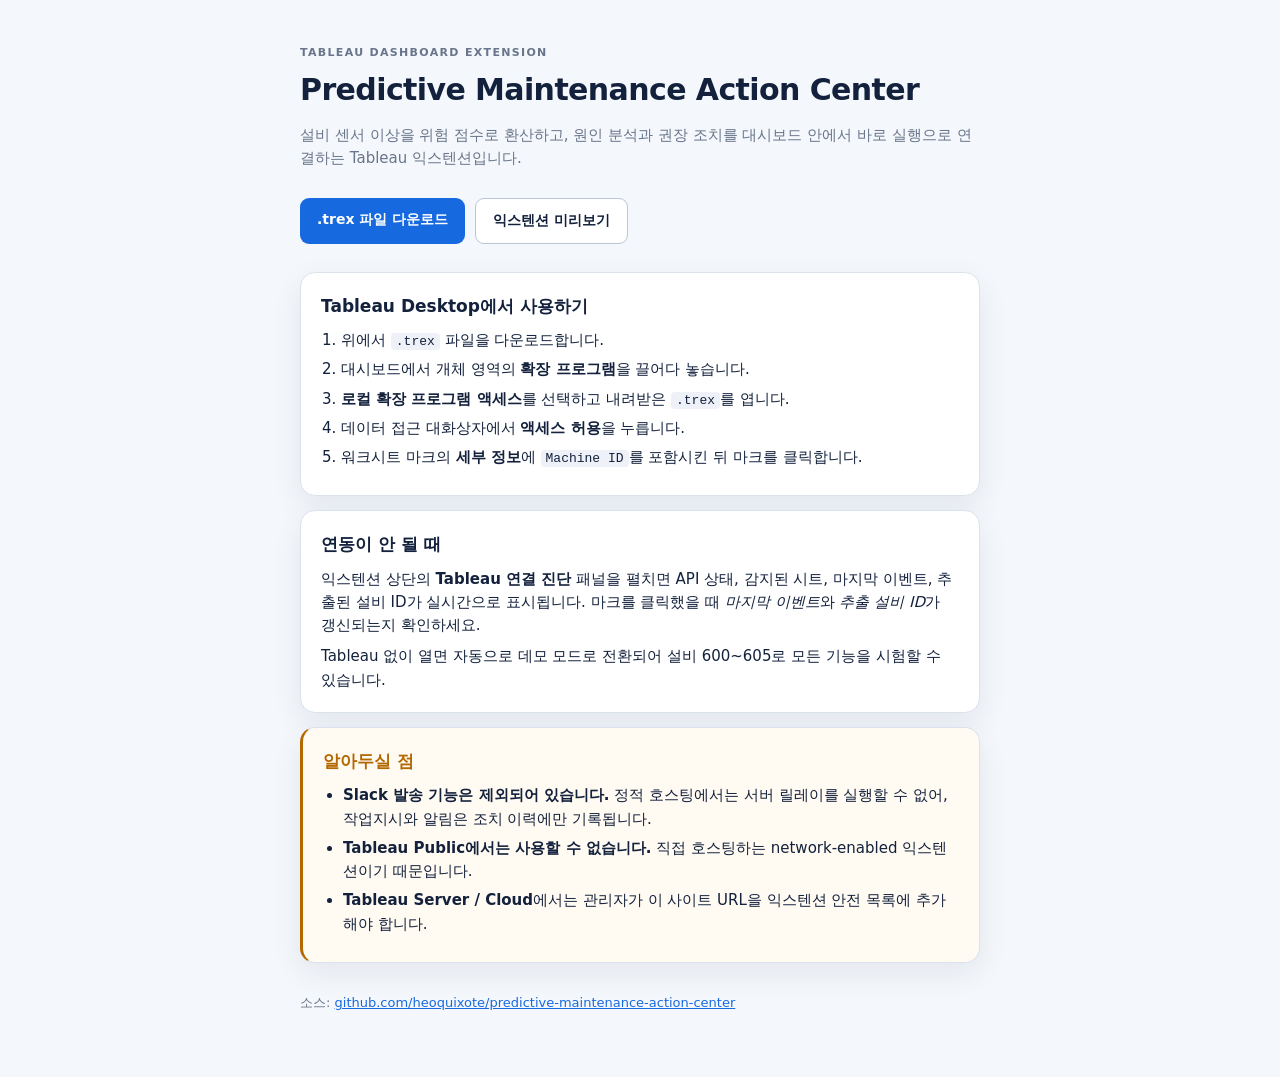
<file: index.html>
<!doctype html>
<html lang="ko">
<head>
<meta charset="utf-8">
<meta name="viewport" content="width=device-width, initial-scale=1">
<title>Predictive Maintenance Action Center</title>
<style>
  :root{--ink:#13213c;--muted:#68758a;--line:#dbe2ec;--surface:#fff;--bg:#f4f7fb;
    --blue:#1769e0;--warning:#b46900;--shadow:0 10px 30px rgba(29,51,84,.08)}
  *{box-sizing:border-box}
  body{margin:0;background:var(--bg);color:var(--ink);
    font:15px/1.55 Inter,ui-sans-serif,system-ui,-apple-system,"Segoe UI",sans-serif}
  .wrap{max-width:720px;margin:auto;padding:44px 20px 64px}
  .eyebrow{margin:0 0 6px;color:var(--muted);font-size:11px;font-weight:800;letter-spacing:.12em}
  h1{margin:0 0 10px;font-size:30px;letter-spacing:-.02em}
  .lede{margin:0 0 28px;color:var(--muted)}
  .card{padding:20px;border:1px solid var(--line);border-radius:15px;
    background:var(--surface);box-shadow:var(--shadow);margin-bottom:14px}
  h2{margin:0 0 10px;font-size:17px}
  .actions{display:flex;flex-wrap:wrap;gap:10px;margin:0 0 28px}
  .button{display:inline-block;padding:11px 17px;border-radius:9px;
    font-weight:700;text-decoration:none;font-size:14px}
  .primary{background:var(--blue);color:#fff}
  .secondary{border:1px solid #bac6d7;background:#fff;color:var(--ink)}
  ol,ul{margin:0;padding-left:20px} li{margin-bottom:6px}
  code{padding:1px 5px;border-radius:4px;background:#eef2f8;font-size:13px}
  .note{border-left:3px solid var(--warning);background:#fffaf2}
  .note h2{color:var(--warning)}
  footer{margin-top:30px;color:var(--muted);font-size:13px}
  a{color:var(--blue)}
</style>
</head>
<body>
<div class="wrap">
  <p class="eyebrow">TABLEAU DASHBOARD EXTENSION</p>
  <h1>Predictive Maintenance Action Center</h1>
  <p class="lede">설비 센서 이상을 위험 점수로 환산하고, 원인 분석과 권장 조치를 대시보드 안에서 바로 실행으로 연결하는 Tableau 익스텐션입니다.</p>

  <div class="actions">
    <a class="button primary" href="extension/predictive-maintenance.trex" download>.trex 파일 다운로드</a>
    <a class="button secondary" href="extension/index.html">익스텐션 미리보기</a>
  </div>

  <div class="card">
    <h2>Tableau Desktop에서 사용하기</h2>
    <ol>
      <li>위에서 <code>.trex</code> 파일을 다운로드합니다.</li>
      <li>대시보드에서 개체 영역의 <strong>확장 프로그램</strong>을 끌어다 놓습니다.</li>
      <li><strong>로컬 확장 프로그램 액세스</strong>를 선택하고 내려받은 <code>.trex</code>를 엽니다.</li>
      <li>데이터 접근 대화상자에서 <strong>액세스 허용</strong>을 누릅니다.</li>
      <li>워크시트 마크의 <strong>세부 정보</strong>에 <code>Machine ID</code>를 포함시킨 뒤 마크를 클릭합니다.</li>
    </ol>
  </div>

  <div class="card">
    <h2>연동이 안 될 때</h2>
    <p style="margin:0 0 8px">익스텐션 상단의 <strong>Tableau 연결 진단</strong> 패널을 펼치면 API 상태, 감지된 시트, 마지막 이벤트, 추출된 설비 ID가 실시간으로 표시됩니다. 마크를 클릭했을 때 <em>마지막 이벤트</em>와 <em>추출 설비 ID</em>가 갱신되는지 확인하세요.</p>
    <p style="margin:0">Tableau 없이 열면 자동으로 데모 모드로 전환되어 설비 600~605로 모든 기능을 시험할 수 있습니다.</p>
  </div>

  <div class="card note">
    <h2>알아두실 점</h2>
    <ul>
      <li><strong>Slack 발송 기능은 제외되어 있습니다.</strong> 정적 호스팅에서는 서버 릴레이를 실행할 수 없어, 작업지시와 알림은 조치 이력에만 기록됩니다.</li>
      <li><strong>Tableau Public에서는 사용할 수 없습니다.</strong> 직접 호스팅하는 network-enabled 익스텐션이기 때문입니다.</li>
      <li><strong>Tableau Server / Cloud</strong>에서는 관리자가 이 사이트 URL을 익스텐션 안전 목록에 추가해야 합니다.</li>
    </ul>
  </div>

  <footer>
    소스: <a href="https://github.com/heoquixote/predictive-maintenance-action-center">github.com/heoquixote/predictive-maintenance-action-center</a>
  </footer>
</div>
</body>
</html>
</file>
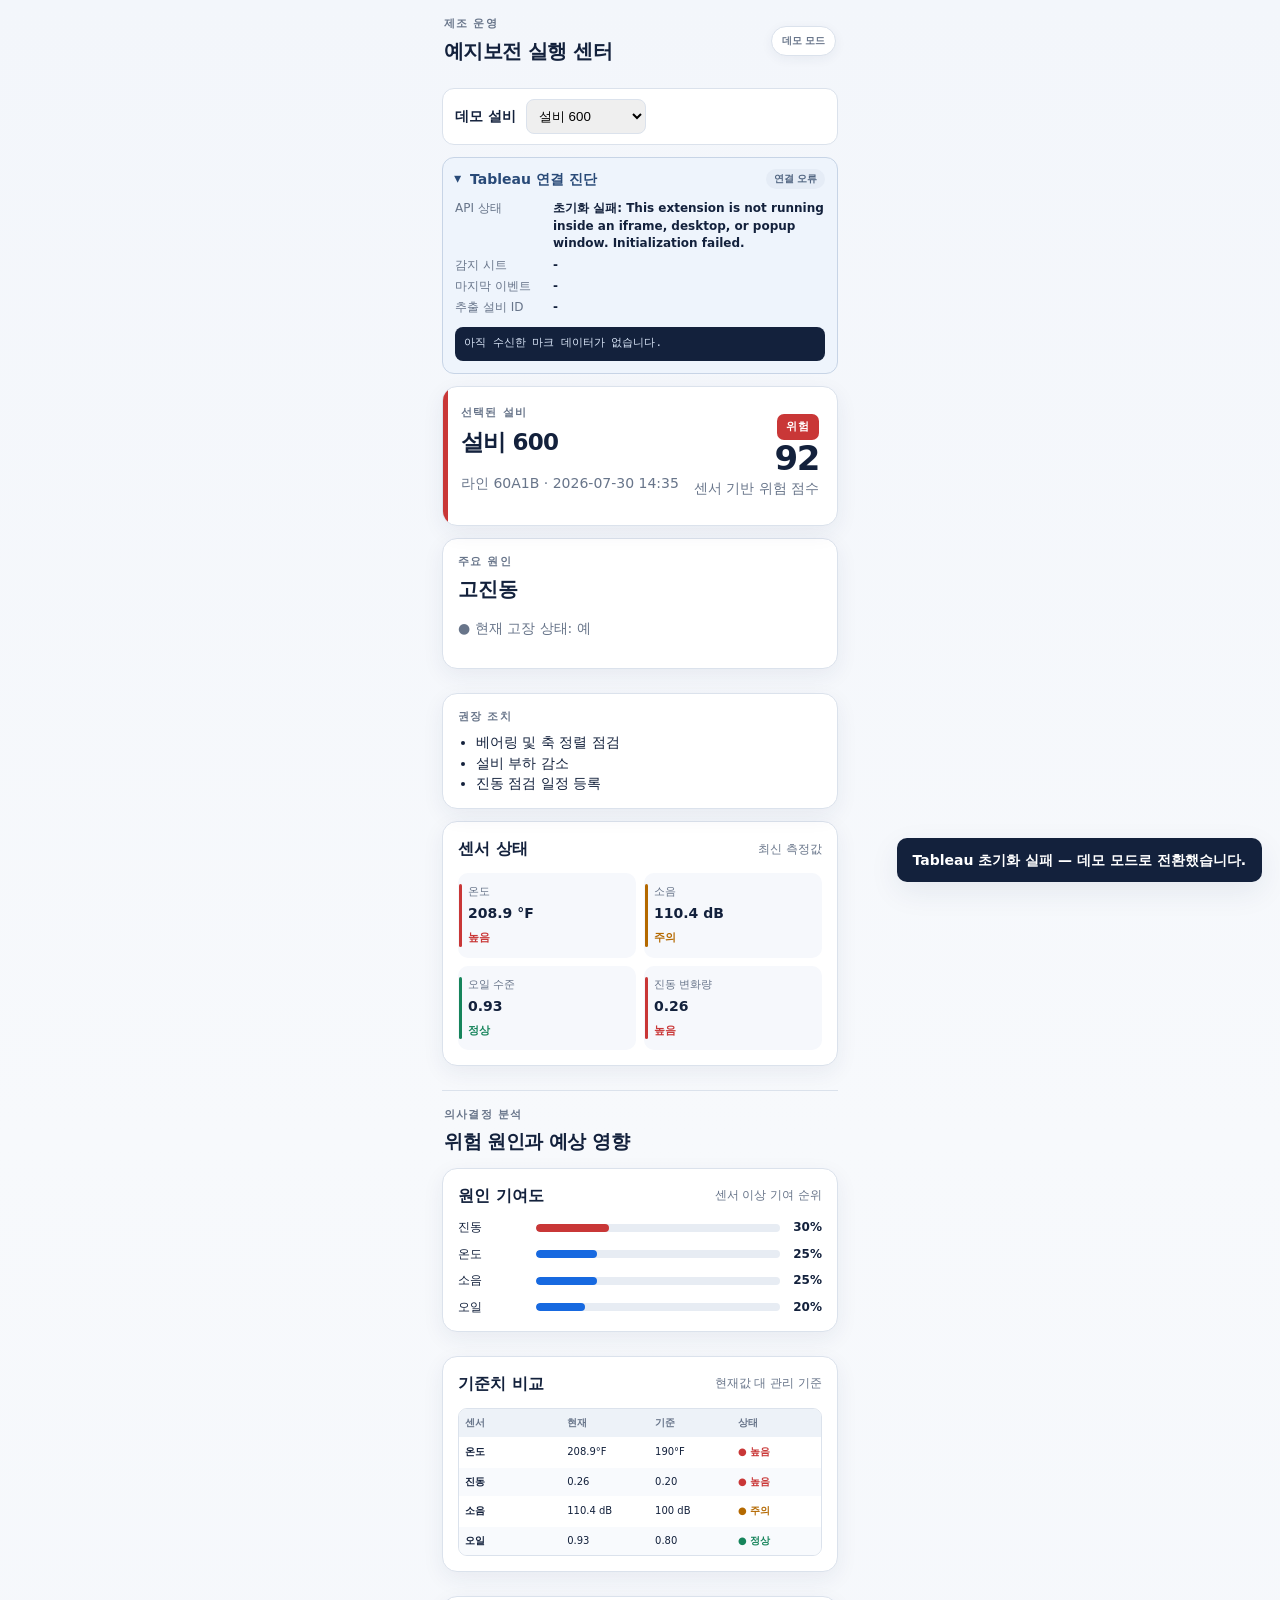
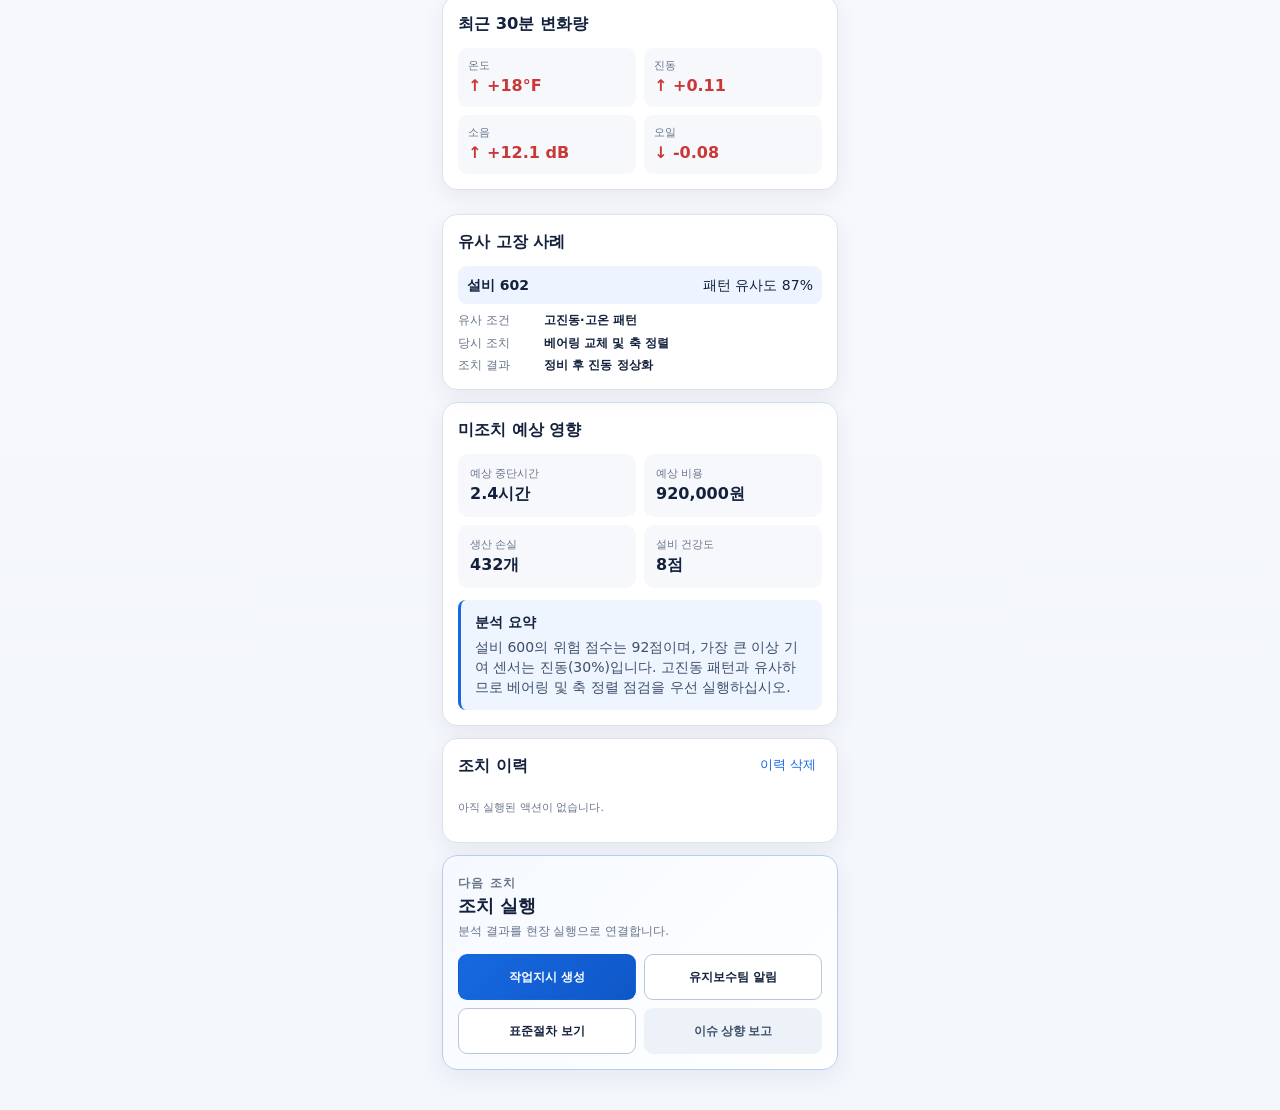
<file: extension/index.html>
<!doctype html>
<html lang="ko">
<head>
  <meta charset="utf-8">
  <meta name="viewport" content="width=device-width, initial-scale=1">
  <title>예지보전 실행 센터</title>
  <link rel="stylesheet" href="style.css?v=static-2">
  <script src="tableau.extensions.1.latest.min.js"></script>
  <script defer src="mock-data.js"></script>
  <script defer src="app.js?v=static-2"></script>
</head>
<body>
  <main class="app-shell">
    <header class="topbar">
      <div>
        <p class="eyebrow">제조 운영</p>
        <h1>예지보전 실행 센터</h1>
      </div>
      <span id="modeBadge" class="mode-badge">초기화 중</span>
    </header>

    <section id="demoControls" class="demo-controls" hidden>
      <label for="machineSelect">데모 설비</label>
      <select id="machineSelect" aria-label="테스트할 설비"></select>
      <button id="demoButton" class="button subtle" type="button">데모 모드</button>
    </section>

    <details id="debugPanel" class="debug-panel">
      <summary>
        <span>Tableau 연결 진단</span>
        <span id="debugSummaryStatus" class="debug-summary-status">확인 중</span>
      </summary>
      <div class="debug-grid">
        <span>API 상태</span><strong id="debugApiStatus">초기화 중</strong>
        <span>감지 시트</span><strong id="debugWorksheets">-</strong>
        <span>마지막 이벤트</span><strong id="debugEvent">-</strong>
        <span>추출 설비 ID</span><strong id="debugMachineId">-</strong>
      </div>
      <pre id="debugPayload">아직 수신한 마크 데이터가 없습니다.</pre>
    </details>

    <section id="emptyState" class="empty-state">
      <span class="empty-icon" aria-hidden="true">⌁</span>
      <h2>Tableau에서 설비를 선택하세요.</h2>
      <p>대시보드의 설비 마크를 클릭하거나 데모 모드를 사용하세요.</p>
    </section>

    <section id="machinePanel" hidden>
      <div id="heroCard" class="hero-card">
        <div>
          <p class="label">선택된 설비</p>
          <h2>설비 <span id="machineId"></span></h2>
          <p id="lastReading" class="muted"></p>
        </div>
        <div class="risk-block">
          <span id="riskBadge" class="risk-badge"></span>
          <strong id="riskScore" class="score"></strong>
          <span class="muted">센서 기반 위험 점수</span>
        </div>
      </div>

      <div class="grid">
        <article class="card cause-card">
          <p class="label">주요 원인</p>
          <h3 id="primaryCause"></h3>
          <p id="breakdownStatus" class="muted"></p>
        </article>
        <article class="card">
          <p class="label">권장 조치</p>
          <ul id="recommendations"></ul>
        </article>
      </div>

      <article class="card">
        <div class="section-title">
          <h3>센서 상태</h3>
          <span>최신 측정값</span>
        </div>
        <div id="sensorGrid" class="sensor-grid"></div>
      </article>

      <section class="analysis-section">
        <div class="analysis-heading">
          <div>
            <p class="eyebrow">의사결정 분석</p>
            <h2>위험 원인과 예상 영향</h2>
          </div>
        </div>

        <div class="analysis-grid">
          <article class="card analysis-card">
            <div class="section-title">
              <h3>원인 기여도</h3>
              <span>센서 이상 기여 순위</span>
            </div>
            <div id="causeContribution" class="contribution-list"></div>
          </article>

          <article class="card analysis-card">
            <div class="section-title">
              <h3>기준치 비교</h3>
              <span>현재값 대 관리 기준</span>
            </div>
            <div id="thresholdTable" class="threshold-table"></div>
          </article>

          <article class="card analysis-card">
            <div class="section-title">
              <h3>최근 30분 변화량</h3>
            </div>
            <div id="trendGrid" class="trend-grid"></div>
          </article>

          <article class="card analysis-card">
            <div class="section-title">
              <h3>유사 고장 사례</h3>
            </div>
            <div id="similarIncident"></div>
          </article>
        </div>

        <article class="card impact-card">
          <div class="section-title">
            <h3>미조치 예상 영향</h3>
          </div>
          <div id="impactGrid" class="impact-grid"></div>
          <div id="analysisSummary" class="analysis-summary"></div>
        </article>
      </section>

      <article class="card">
        <div class="section-title">
          <h3>조치 이력</h3>
          <button id="clearHistoryButton" class="text-button" type="button">이력 삭제</button>
        </div>
        <div id="historyList" class="history-list"></div>
      </article>

      <article class="card action-card">
        <div class="action-heading">
          <div>
            <p class="eyebrow">다음 조치</p>
            <h3>조치 실행</h3>
          </div>
          <p>분석 결과를 현장 실행으로 연결합니다.</p>
        </div>
        <div class="actions">
          <button id="workOrderButton" class="button primary" type="button">작업지시 생성</button>
          <button id="notifyButton" class="button secondary" type="button">유지보수팀 알림</button>
          <button id="sopButton" class="button secondary" type="button">표준절차 보기</button>
          <button id="escalateButton" class="button tertiary" type="button">이슈 상향 보고</button>
        </div>
      </article>
    </section>
  </main>

  <div id="statusMessage" class="toast" role="status" aria-live="polite" hidden></div>

  <dialog id="actionDialog">
    <form method="dialog" class="dialog-card">
      <div class="dialog-heading">
        <div>
          <p class="eyebrow">조치 확인</p>
          <h2 id="dialogTitle"></h2>
        </div>
        <button class="icon-button" value="cancel" aria-label="닫기">×</button>
      </div>
      <div id="dialogBody"></div>
      <div class="dialog-actions">
        <button class="button secondary" value="cancel">취소</button>
        <button id="dialogConfirm" class="button primary" value="default">확인</button>
      </div>
    </form>
  </dialog>
</body>
</html>
</file>
<file: extension/style.css>
:root{--ink:#13213c;--muted:#68758a;--line:#dbe2ec;--surface:#fff;--bg:#f4f7fb;--blue:#1769e0;--critical:#c93737;--warning:#b46900;--normal:#16845b;--shadow:0 10px 30px rgba(29,51,84,.08)}
[hidden]{display:none!important}
*{box-sizing:border-box}body{margin:0;background:var(--bg);color:var(--ink);font:14px/1.45 Inter,ui-sans-serif,system-ui,-apple-system,BlinkMacSystemFont,"Segoe UI",sans-serif}.app-shell{max-width:900px;margin:auto;padding:20px}.topbar{display:flex;align-items:center;justify-content:space-between;margin-bottom:14px}.eyebrow,.label{margin:0 0 5px;color:var(--muted);font-size:11px;font-weight:800;letter-spacing:.11em}.topbar h1{font-size:22px;margin:0}.mode-badge{padding:7px 10px;border:1px solid var(--line);border-radius:99px;background:#fff;color:var(--muted);font-size:10px;font-weight:800}.demo-controls{display:flex;align-items:center;gap:10px;padding:10px 12px;margin-bottom:12px;border:1px solid var(--line);border-radius:12px;background:#fff}.demo-controls label{font-weight:700}.demo-controls select{min-width:120px;padding:8px;border:1px solid var(--line);border-radius:8px}.empty-state{min-height:420px;display:grid;place-content:center;text-align:center;border:1px dashed #b9c5d6;border-radius:16px;background:#fff}.empty-state h2{margin:8px 0}.empty-state p{color:var(--muted)}.empty-icon{font-size:46px;color:var(--blue)}.hero-card,.card{border:1px solid var(--line);border-radius:15px;background:var(--surface);box-shadow:var(--shadow)}.hero-card{display:flex;align-items:center;justify-content:space-between;padding:18px 20px;margin-bottom:12px}.hero-card h2{font-size:26px;margin:0}.risk-block{text-align:right;display:grid;justify-items:end}.risk-badge{padding:5px 9px;border-radius:7px;color:#fff;font-size:11px;font-weight:900;letter-spacing:.08em}.score{font-size:34px;line-height:1.1}.muted{color:var(--muted)}.grid{display:grid;grid-template-columns:1fr 1.4fr;gap:12px}.card{padding:16px;margin-bottom:12px}.card h3{margin:0}.cause-card h3{font-size:20px}.card ul{padding-left:18px;margin:8px 0 0}.section-title{display:flex;align-items:center;justify-content:space-between;margin-bottom:12px}.section-title span{color:var(--muted);font-size:12px}.sensor-grid{display:grid;grid-template-columns:repeat(4,1fr);gap:8px}.sensor{padding:10px;border-radius:10px;background:#f6f8fc}.sensor span{display:block;color:var(--muted);font-size:11px}.sensor strong{display:block;margin:3px 0}.sensor em{font-style:normal;font-size:11px;font-weight:800}.status-High{color:var(--critical)}.status-Warning{color:var(--warning)}.status-Normal{color:var(--normal)}.actions{display:grid;grid-template-columns:1.4fr 1fr 1fr 1fr;gap:8px}.button{min-height:38px;padding:8px 12px;border-radius:9px;border:1px solid transparent;font-weight:750;cursor:pointer}.button:disabled{opacity:.55;cursor:wait}.primary{background:var(--blue);color:#fff}.secondary{border-color:#bac6d7;background:#fff;color:var(--ink)}.tertiary,.subtle{background:#edf2f8;color:#40516a}.text-button,.icon-button{border:0;background:none;color:var(--blue);cursor:pointer}.history-list{display:grid;gap:7px}.history-item{display:grid;grid-template-columns:1fr auto;gap:3px;padding:9px 10px;border-radius:9px;background:#f6f8fc}.history-item strong{font-size:12px}.history-item span,.history-empty{color:var(--muted);font-size:11px}.toast{position:fixed;right:18px;bottom:18px;max-width:390px;padding:12px 16px;border-radius:10px;background:#13213c;color:#fff;box-shadow:var(--shadow);z-index:20}dialog{width:min(520px,calc(100% - 24px));border:0;border-radius:16px;padding:0;box-shadow:0 20px 70px rgba(17,31,55,.3)}dialog::backdrop{background:rgba(20,31,52,.48)}.dialog-card{padding:20px}.dialog-heading,.dialog-actions{display:flex;justify-content:space-between;align-items:center}.dialog-heading h2{margin:0}.icon-button{font-size:26px;color:var(--muted)}.dialog-actions{justify-content:flex-end;gap:8px;margin-top:20px}.detail-list{display:grid;grid-template-columns:130px 1fr;gap:8px;margin-top:18px}.detail-list dt{color:var(--muted)}.detail-list dd{margin:0;font-weight:650}.sop-list{padding-left:22px}.critical{background:var(--critical)}.warning{background:var(--warning)}.normal{background:var(--normal)}
.debug-panel{margin:0 0 12px;border:1px solid #c7d4e6;border-radius:12px;background:#f7f9fc;padding:0 12px}.debug-panel summary{display:flex;align-items:center;justify-content:space-between;gap:12px;padding:11px 0;cursor:pointer;font-weight:800;color:#294a78;list-style:none}.debug-panel summary::-webkit-details-marker{display:none}.debug-panel summary::before{content:"▸";margin-right:-4px;transition:transform .15s ease}.debug-panel[open] summary::before{transform:rotate(90deg)}.debug-summary-status{margin-left:auto;padding:3px 8px;border-radius:99px;background:#e5ecf6;color:#526682;font-size:10px}.debug-panel[open]{padding-bottom:12px;background:#eef4fc}.debug-grid{display:grid;grid-template-columns:120px 1fr;gap:4px 10px;margin:0 0 10px;font-size:12px}.debug-grid span{color:var(--muted)}.debug-grid strong{overflow-wrap:anywhere}.debug-panel pre{max-height:150px;overflow:auto;margin:0;padding:9px;border-radius:8px;background:#13213c;color:#dce8fa;font:11px/1.45 ui-monospace,SFMono-Regular,Menlo,monospace;white-space:pre-wrap}
.analysis-section{margin:20px 0 8px}.analysis-heading{display:flex;align-items:flex-end;justify-content:space-between;margin-bottom:12px;padding:0 2px}.analysis-heading h2{margin:0;font-size:20px}.demo-estimate-badge,.demo-label{color:#7a5b00;background:#fff3cd;border-radius:99px;padding:4px 8px;font-size:10px;font-weight:750}.analysis-grid{display:grid;grid-template-columns:1fr 1fr;gap:12px}.analysis-card{min-width:0}.contribution-list{display:grid;gap:9px}.contribution-row{display:grid;grid-template-columns:92px 1fr 38px;align-items:center;gap:8px}.contribution-row span{font-size:12px}.bar-track{height:8px;border-radius:99px;background:#e7ecf3;overflow:hidden}.bar-fill{height:100%;border-radius:inherit;background:var(--blue)}.contribution-row:first-child .bar-fill{background:var(--critical)}.contribution-row strong{text-align:right;font-size:12px}.threshold-table{display:grid;gap:1px;border:1px solid var(--line);border-radius:9px;overflow:hidden}.threshold-row{display:grid;grid-template-columns:1.1fr .9fr .9fr .7fr;gap:6px;padding:8px;background:#fff;font-size:11px}.threshold-row.header{background:#edf2f8;color:var(--muted);font-weight:800}.threshold-row:not(.header):nth-child(odd){background:#f8fafd}.status-dot{font-weight:900}.trend-grid{display:grid;grid-template-columns:1fr 1fr;gap:8px}.trend-item{padding:10px;border-radius:9px;background:#f6f8fc}.trend-item span{display:block;color:var(--muted);font-size:11px}.trend-item strong{font-size:16px}.trend-up{color:var(--critical)}.trend-down{color:var(--normal)}.incident-box{display:grid;gap:8px}.incident-match{display:flex;align-items:center;justify-content:space-between;padding:9px;border-radius:9px;background:#edf4ff}.incident-details{display:grid;grid-template-columns:100px 1fr;gap:5px 8px;font-size:12px}.incident-details span{color:var(--muted)}.impact-card{border-color:#d5c28e;background:#fffdf6}.impact-grid{display:grid;grid-template-columns:repeat(4,1fr);gap:8px}.impact-item{padding:12px;border-radius:10px;background:#fff7df}.impact-item span{display:block;color:#78652b;font-size:11px}.impact-item strong{font-size:18px}.analysis-summary{margin-top:12px;padding:12px 14px;border-left:4px solid var(--blue);border-radius:8px;background:#eef5ff}.analysis-summary strong{display:block;margin-bottom:4px}.analysis-summary p{margin:0;color:#3e506a}
@media(max-width:650px){.app-shell{padding:12px}.grid,.analysis-grid{grid-template-columns:1fr}.sensor-grid{grid-template-columns:1fr 1fr}.actions{grid-template-columns:1fr 1fr}.hero-card{align-items:flex-start}.topbar h1{font-size:18px}.analysis-heading{align-items:flex-start;gap:8px}.impact-grid{grid-template-columns:1fr 1fr}.threshold-row{grid-template-columns:1fr .8fr .8fr .8fr}}

/* Final dashboard polish */
body{background:linear-gradient(180deg,#f3f6fb 0,#f7f9fc 42%,#f3f6fb 100%)}.app-shell{max-width:960px;padding:22px 24px 36px}.topbar{padding:2px 2px 8px}.topbar h1{font-size:24px;letter-spacing:-.03em}.mode-badge{box-shadow:0 3px 12px rgba(29,51,84,.06)}.hero-card,.card{box-shadow:0 7px 22px rgba(29,51,84,.065);transition:border-color .15s ease,box-shadow .15s ease}.hero-card{position:relative;overflow:hidden;padding:22px 24px}.hero-card::before{content:"";position:absolute;inset:0 auto 0 0;width:5px;background:var(--blue)}.hero-critical::before{background:var(--critical)}.hero-warning::before{background:var(--warning)}.hero-normal::before{background:var(--normal)}.hero-card h2{letter-spacing:-.035em}.score{font-size:40px;letter-spacing:-.04em}.card{padding:18px}.grid{grid-template-columns:1fr 1.25fr}.cause-card{display:flex;flex-direction:column;justify-content:center}.sensor{position:relative;border:1px solid transparent;padding:12px}.sensor::before{content:"";position:absolute;left:0;top:10px;bottom:10px;width:3px;border-radius:99px;background:var(--normal)}.sensor-High::before{background:var(--critical)}.sensor-Warning::before{background:var(--warning)}.sensor-Normal::before{background:var(--normal)}.sensor strong{font-size:16px}.action-card{border-color:#b9ceef;background:linear-gradient(135deg,#f5f9ff,#fff);padding:20px}.action-heading{display:flex;justify-content:space-between;align-items:flex-end;gap:16px;margin-bottom:14px}.action-heading h3{font-size:18px}.action-heading p{margin:0;color:var(--muted);font-size:12px}.actions{grid-template-columns:1.35fr 1fr 1fr 1fr}.button{min-height:44px;transition:transform .12s ease,box-shadow .12s ease,background .12s ease}.button:hover:not(:disabled){transform:translateY(-1px);box-shadow:0 5px 14px rgba(23,105,224,.13)}.primary{background:linear-gradient(135deg,#1769e0,#0e57c8)}.analysis-section{margin-top:24px}.analysis-heading{border-top:1px solid var(--line);padding-top:20px}.analysis-heading h2{font-size:22px;letter-spacing:-.025em}.analysis-card{min-height:220px}.impact-card{border-color:#d9e1ed;background:#fff}.impact-item{background:#f6f8fc}.impact-item span{color:var(--muted)}.analysis-summary{border-left-width:3px}.history-item{border:1px solid #e7ebf1}.toast{font-weight:650}
@media(max-width:650px){.app-shell{padding:12px}.action-heading{display:block}.action-heading p{margin-top:4px}.actions{grid-template-columns:1fr 1fr}.analysis-card{min-height:auto}.score{font-size:34px}}

/* 400px Tableau side-panel layout */
.app-shell{max-width:420px;padding:14px 12px 28px}.topbar h1{font-size:20px}.grid,.analysis-grid{grid-template-columns:1fr}.hero-card{padding:18px}.hero-card h2{font-size:23px}.score{font-size:34px}.card{padding:15px}.sensor-grid{grid-template-columns:1fr 1fr}.sensor{padding:10px 9px}.sensor strong{font-size:14px}.analysis-heading{padding-top:16px}.analysis-heading h2{font-size:19px}.analysis-card{min-height:auto}.impact-grid{grid-template-columns:1fr 1fr}.impact-item strong{font-size:16px}.threshold-row{grid-template-columns:1fr .85fr .8fr .8fr;padding:7px 6px;font-size:10px}.contribution-row{grid-template-columns:70px 1fr 34px}.incident-details{grid-template-columns:78px 1fr}.action-heading{display:block}.action-heading p{margin-top:4px}.actions{grid-template-columns:1fr 1fr;gap:8px}.button{min-height:46px;padding:8px;font-size:12px}.history-item{grid-template-columns:1fr}.history-item>span{justify-self:start}.debug-grid{grid-template-columns:88px 1fr}.dialog-card{padding:16px}.detail-list{grid-template-columns:95px 1fr}
</file>
